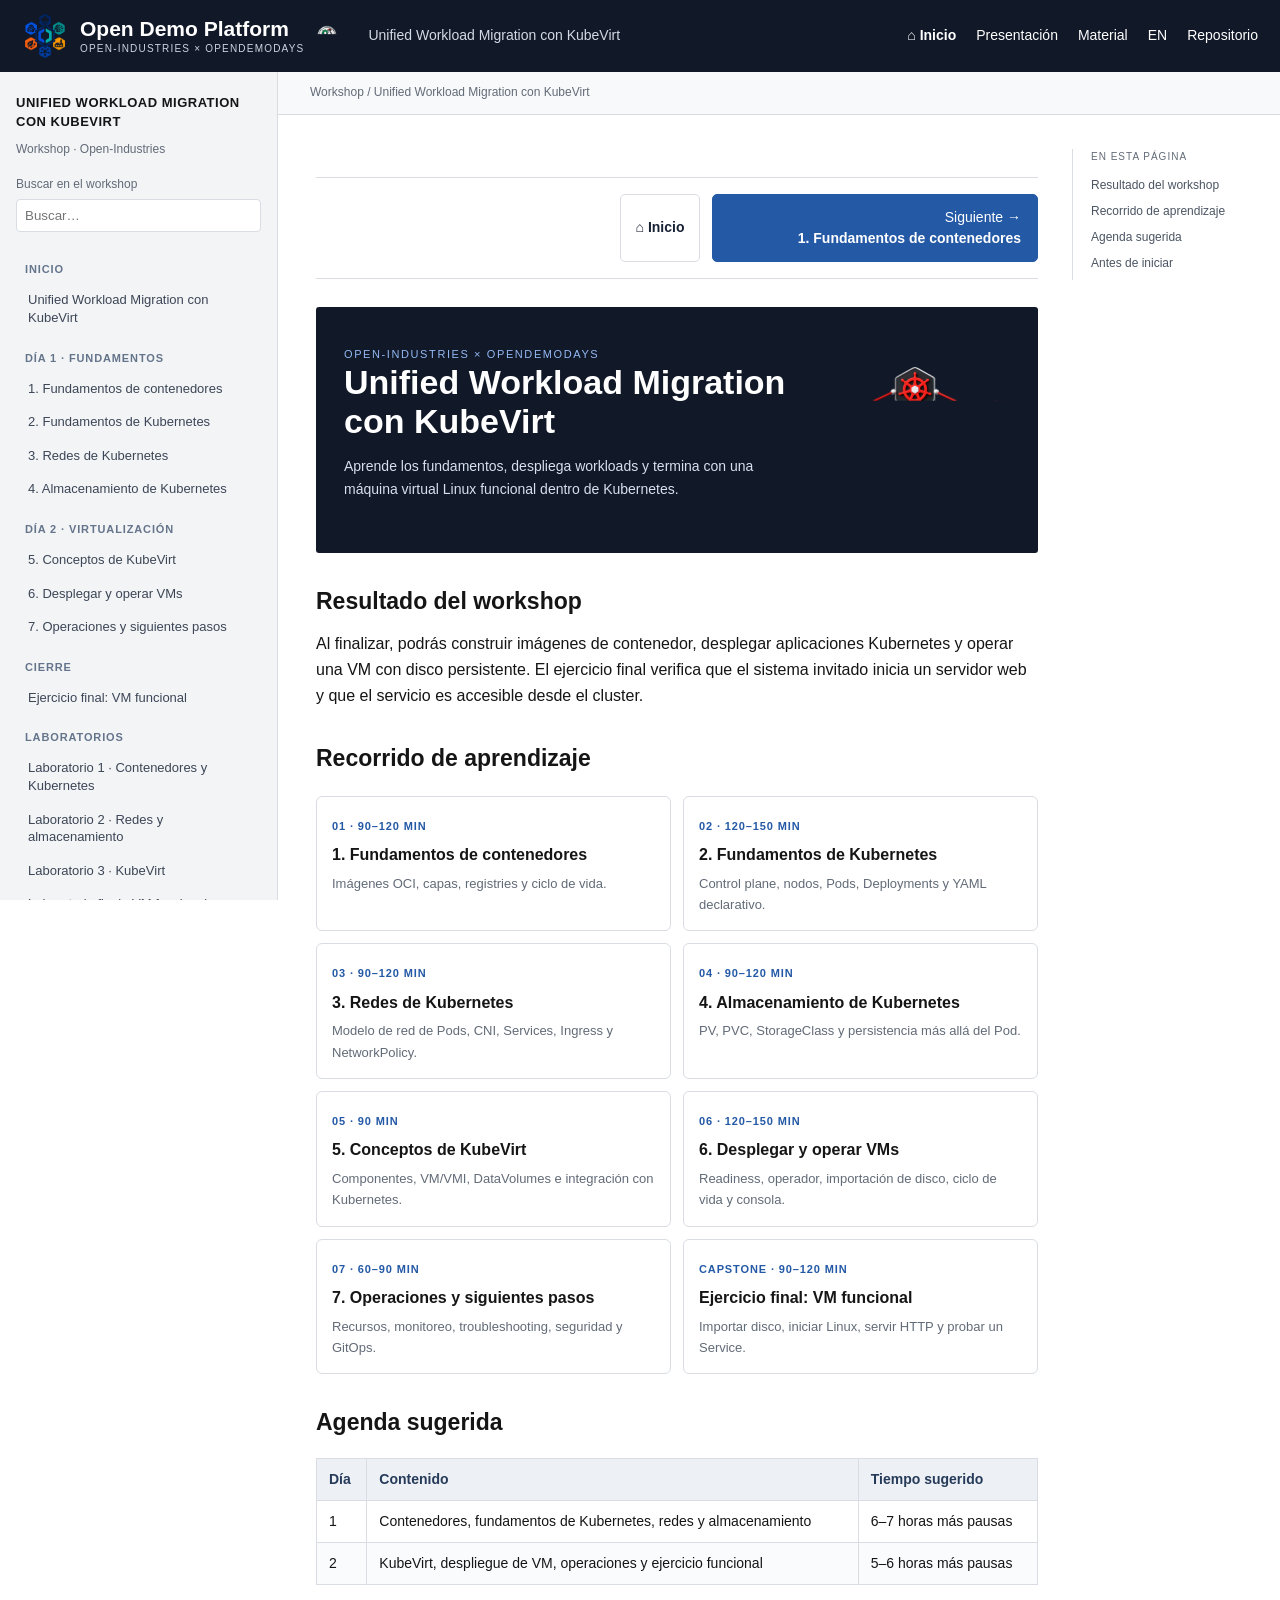
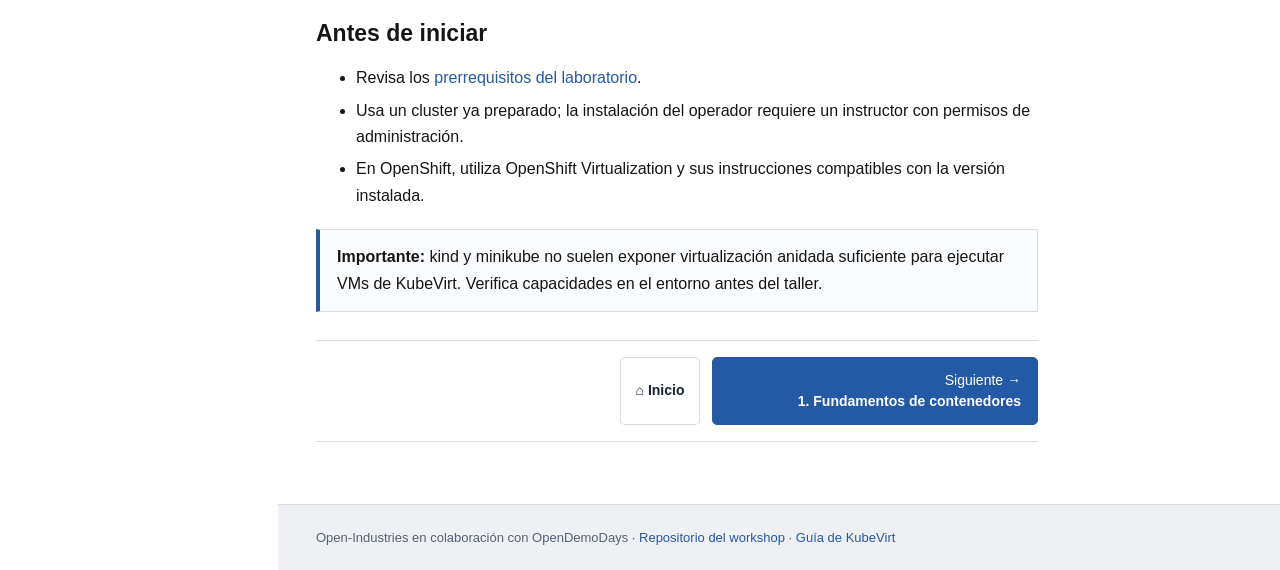
<file: workshop/index.html>
<!doctype html>
<html lang="es">
<head>
<meta charset="utf-8"><meta name="viewport" content="width=device-width,initial-scale=1">
<meta name="description" content="Workshop guiado de Kubernetes y KubeVirt con laboratorios paso a paso y despliegue de una VM Linux funcional.">
<title>KubeVirt Workshop | Open-Industries × OpenDemoDays</title>
<link rel="stylesheet" href="site.css?v=20261023-6">
</head>
<body>
<a class="skip" href="#content">Saltar al contenido</a>
<header class="topbar"><button id="menu-toggle" aria-label="Abrir índice">☰</button><a class="brand" href="index.html"><img src="assets/open-industries-logo.png" alt=""><span class="brand-title">Open Demo Platform<small>OPEN-INDUSTRIES × OPENDEMODAYS</small></span><img class="collab-badge" src="assets/opendemo-days-badge.png" alt="OpenDemoDays"></a><div class="top-title" id="page-title">Unified Workload Migration con KubeVirt</div><nav class="top-actions" aria-label="Navegación principal"><a class="home-link" href="index.html#inicio">⌂ Inicio</a><a href="presentacion.html?v=20261023-3">Presentación</a><a href="index.html#references">Material</a><a lang="en" href="index.en.html" aria-label="English version">EN</a><a class="repo-link" href="https://github.com/psehgaft/UnifiedWorkloadMigration-Kubevirt">Repositorio</a></nav></header>
<aside id="sidebar"><p class="nav-title">UNIFIED WORKLOAD MIGRATION<br>CON KUBEVIRT</p><p class="version">Workshop · Open-Industries</p><label for="nav-search">Buscar en el workshop</label><input id="nav-search" type="search" placeholder="Buscar…" autocomplete="off"><nav id="step-nav" aria-label="Secciones del workshop"></nav></aside>
<div class="workspace"><div class="toolbar"><span>Workshop</span> / <span id="breadcrumb">Inicio</span></div><div class="content-layout"><main id="content"><article id="article"></article></main><aside class="toc" id="toc" aria-label="Contenido de esta página"></aside></div><footer>Open-Industries en colaboración con OpenDemoDays · <a href="https://github.com/psehgaft/UnifiedWorkloadMigration-Kubevirt">Repositorio del workshop</a> · <a href="https://kubevirt.io/user-guide/">Guía de KubeVirt</a></footer></div>
<script src="site.js?v=20261023-6"></script>
</body></html>
</file>
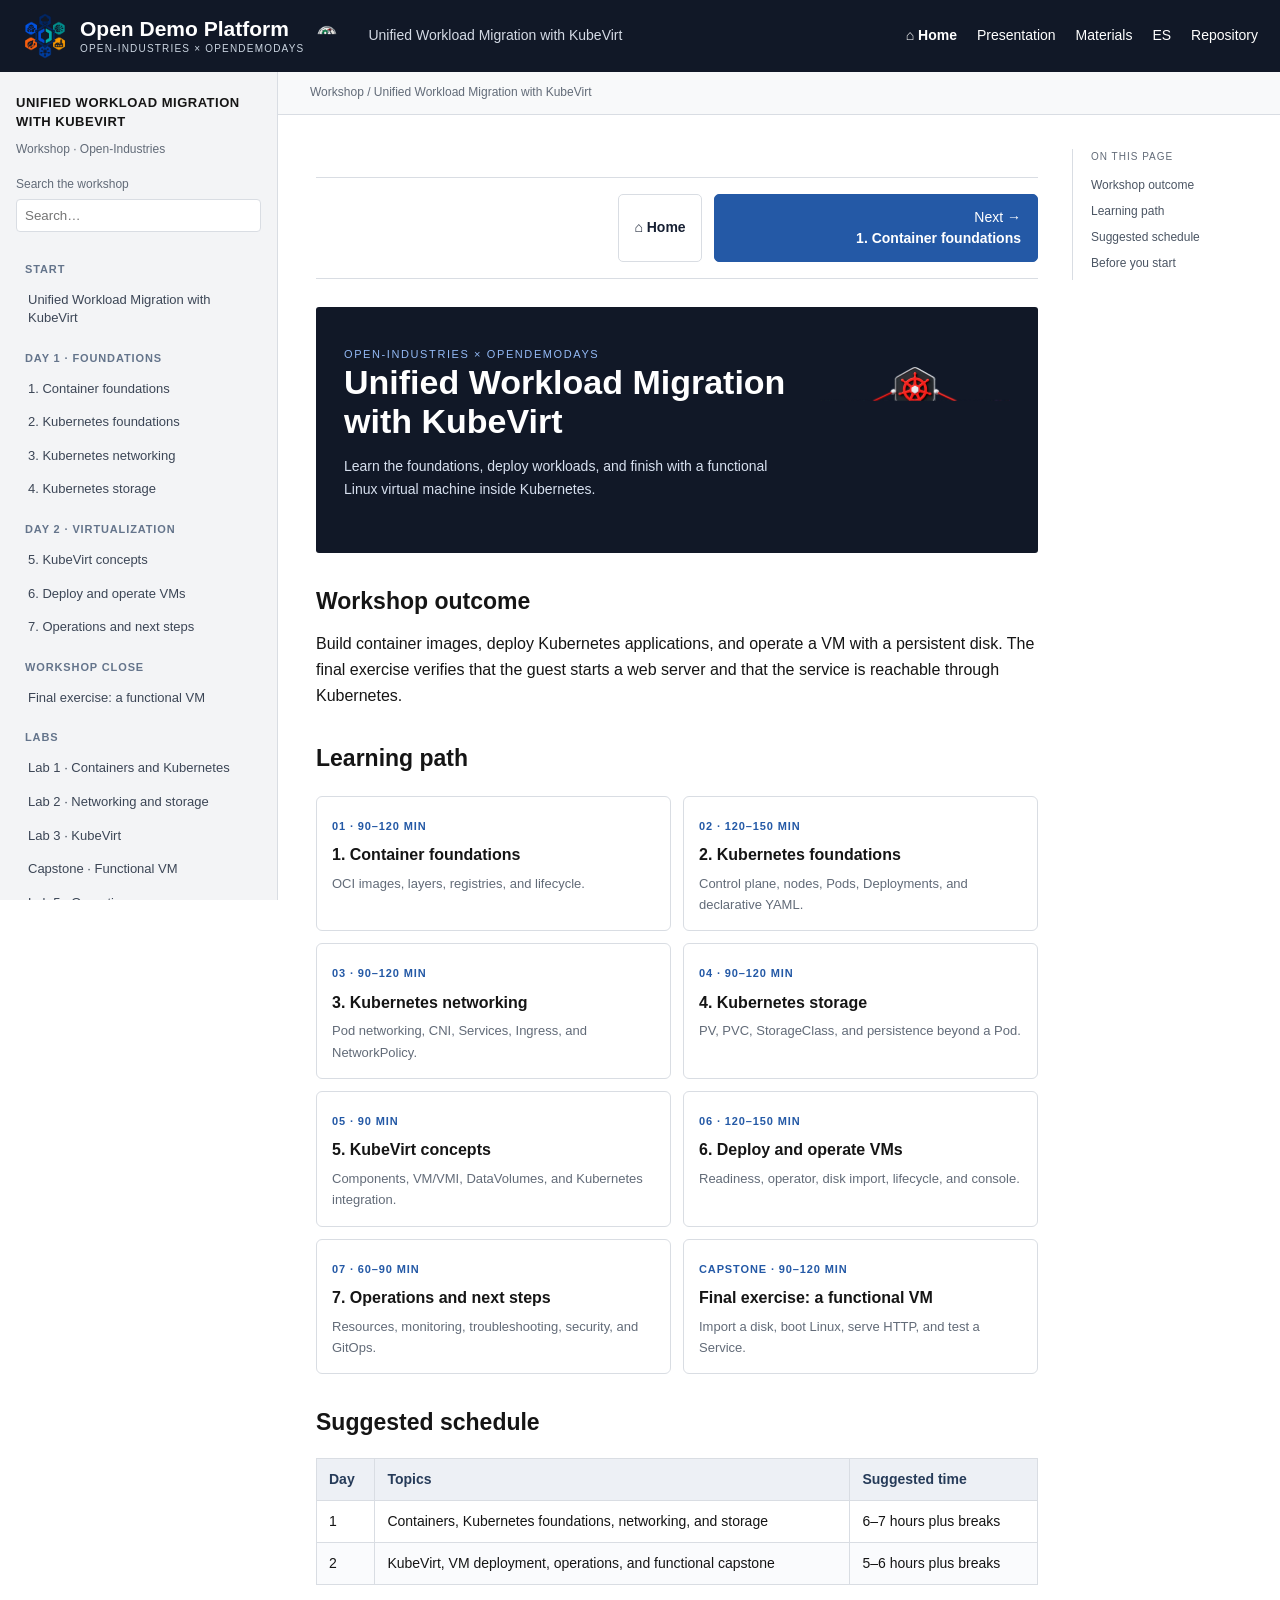
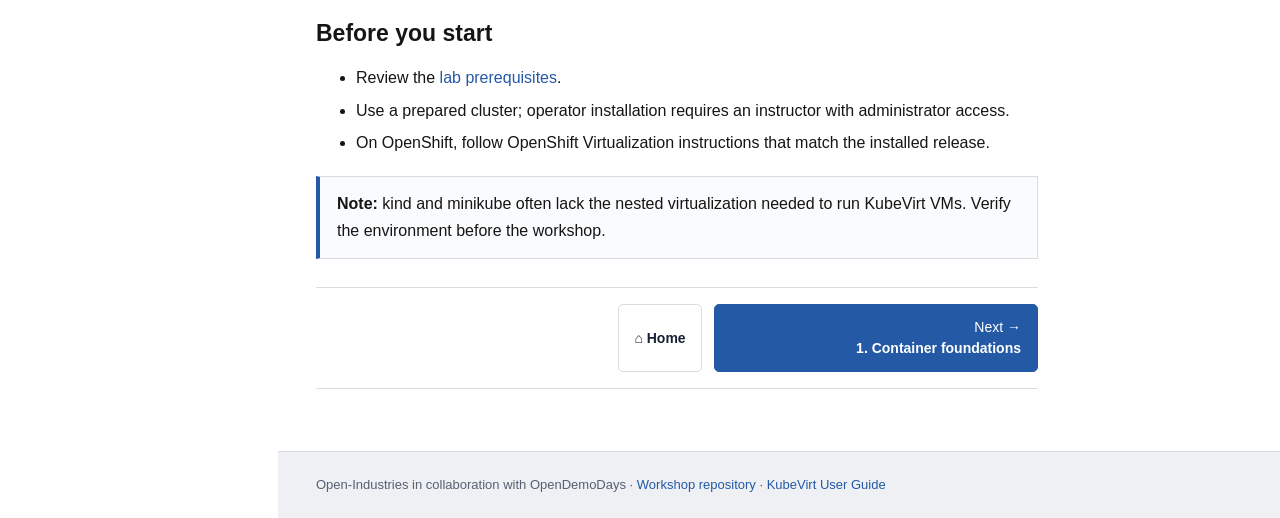
<file: workshop/index.en.html>
<!doctype html>
<html lang="en">
<head><meta charset="utf-8"><meta name="viewport" content="width=device-width,initial-scale=1"><meta name="description" content="Kubernetes and KubeVirt workshop with guided labs and a functional Linux VM capstone."><title>KubeVirt Workshop | Open-Industries × OpenDemoDays</title><link rel="stylesheet" href="site.css?v=20261023-6"></head>
<body>
<a class="skip" href="#content">Skip to content</a>
<header class="topbar"><button id="menu-toggle" aria-label="Open index">☰</button><a class="brand" href="index.en.html"><img src="assets/open-industries-logo.png" alt=""><span class="brand-title">Open Demo Platform<small>OPEN-INDUSTRIES × OPENDEMODAYS</small></span><img class="collab-badge" src="assets/opendemo-days-badge.png" alt="OpenDemoDays"></a><div class="top-title" id="page-title">Unified Workload Migration with KubeVirt</div><nav class="top-actions" aria-label="Main navigation"><a class="home-link" href="index.en.html#inicio">⌂ Home</a><a href="presentacion.en.html">Presentation</a><a href="#references">Materials</a><a lang="es" href="index.html">ES</a><a class="repo-link" href="https://github.com/psehgaft/UnifiedWorkloadMigration-Kubevirt">Repository</a></nav></header>
<aside id="sidebar"><p class="nav-title">UNIFIED WORKLOAD MIGRATION<br>WITH KUBEVIRT</p><p class="version">Workshop · Open-Industries</p><label for="nav-search">Search the workshop</label><input id="nav-search" type="search" placeholder="Search…" autocomplete="off"><nav id="step-nav" aria-label="Workshop sections"></nav></aside>
<div class="workspace"><div class="toolbar"><span>Workshop</span> / <span id="breadcrumb">Introduction</span></div><div class="content-layout"><main id="content"><article id="article"></article></main><aside class="toc" id="toc" aria-label="On this page"></aside></div><footer>Open-Industries in collaboration with OpenDemoDays · <a href="https://github.com/psehgaft/UnifiedWorkloadMigration-Kubevirt">Workshop repository</a> · <a href="https://kubevirt.io/user-guide/">KubeVirt User Guide</a></footer></div>
<script src="site-en.js?v=20261023-6"></script>
</body></html>
</file>
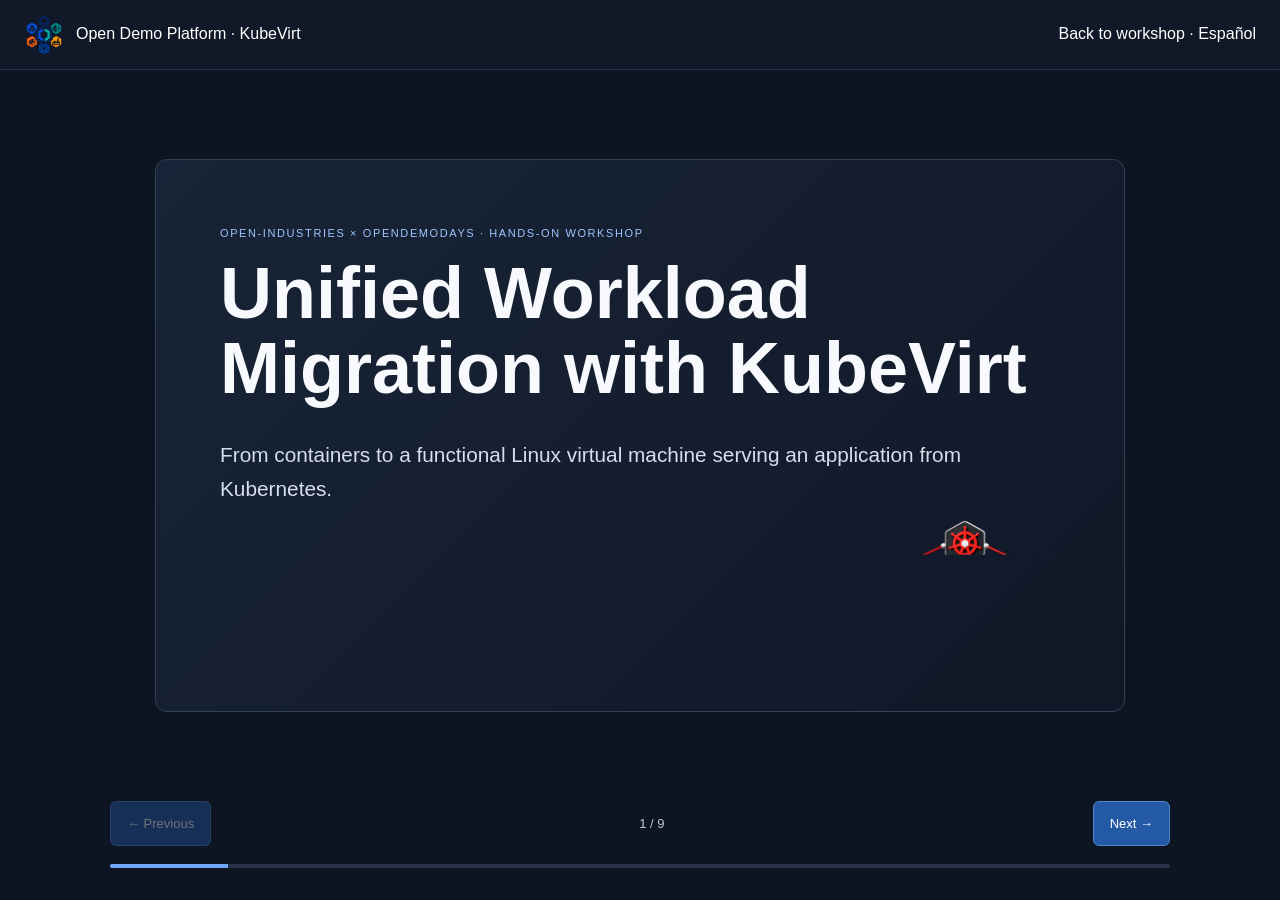
<file: workshop/presentacion.en.html>
<!doctype html><html lang="en"><head><meta charset="utf-8"><meta name="viewport" content="width=device-width,initial-scale=1"><meta name="description" content="Navigable presentation for the KubeVirt workshop."><title>Presentation | KubeVirt Workshop</title><link rel="stylesheet" href="site.css?v=20261023-2"><style>
body{background:#0d1422;color:#f7f9fc}.deck{min-height:100vh;display:flex;flex-direction:column}.deckbar{height:70px;display:flex;align-items:center;justify-content:space-between;padding:0 24px;border-bottom:1px solid #273449;background:#111827}.deckbar a{color:white}.deck-brand{display:flex;align-items:center;gap:12px;color:white}.deck-brand img{width:40px;height:40px;object-fit:contain}.deck-main{width:min(1060px,calc(100% - 36px));margin:auto;flex:1;display:flex;align-items:center;padding:42px 0}.slide{width:100%;min-height:480px;border:1px solid #334155;border-radius:12px;background:linear-gradient(135deg,#182437,#101827);padding:clamp(25px,5vw,64px);display:flex;flex-direction:column;justify-content:center}.slide .eyebrow{color:#9fc4ff}.slide h1{font-size:clamp(2.5rem,6vw,4.5rem);line-height:1.04;margin:14px 0 18px;border:0;padding:0;font-weight:700}.slide h2{font-size:clamp(1.9rem,4vw,3rem);line-height:1.12;margin:12px 0}.slide p{font-size:clamp(1.05rem,2vw,1.3rem);color:#d5deeb;max-width:780px}.slide ul{font-size:1.1rem;color:#e6ebf3}.slide li{margin:12px 0}.slide .hero-image{max-width:190px;max-height:190px;object-fit:contain;align-self:flex-end}.deck-footer{width:min(1060px,calc(100% - 36px));margin:0 auto 32px;background:transparent!important;border:0!important;padding:0!important;color:#bdc8d8!important}.deck-controls{display:flex;justify-content:space-between;align-items:center;gap:12px}.deck-controls button,.deck-controls a{background:#2459a6;color:white;border:1px solid #5084cf;border-radius:6px;padding:11px 16px;font:inherit;cursor:pointer;text-decoration:none}.deck-controls button:disabled{opacity:.4;cursor:default}.progress{color:#bdc8d8;font-size:13px;text-align:center}.progressbar{height:4px;background:#253248;margin-top:18px;border-radius:8px;overflow:hidden}.progressbar span{height:100%;display:block;background:#6fa6f5;width:0;transition:width .2s}
@media(max-width:600px){.deckbar{padding:0 14px}.slide{min-height:430px}.deck-controls button,.deck-controls a{padding:9px 11px;font-size:13px}}
@media print{body{background:white;color:#111}.deckbar,.deck-footer{display:none}.deck-main{display:block;width:100%;padding:0}.slide{display:flex!important;min-height:100vh;border:0;border-radius:0;background:white;color:#111;page-break-after:always}.slide p,.slide ul{color:#333}.slide .eyebrow{color:#2459a6}}
</style></head><body><div class="deck"><header class="deckbar"><a class="deck-brand" href="index.en.html"><img src="assets/open-industries-logo.png" alt=""><span>Open Demo Platform · KubeVirt</span></a><nav><a href="index.en.html">Back to workshop</a> · <a lang="es" href="presentacion.html">Español</a></nav></header><main class="deck-main"><section class="slide" id="slide"></section></main><footer class="deck-footer"><div class="deck-controls"><button id="prev" type="button">← Previous</button><span class="progress" id="progress"></span><button id="next" type="button">Next →</button></div><div class="progressbar"><span id="bar"></span></div></footer></div><script src="presentation-en.js?v=20261023-4"></script></body></html>
</file>
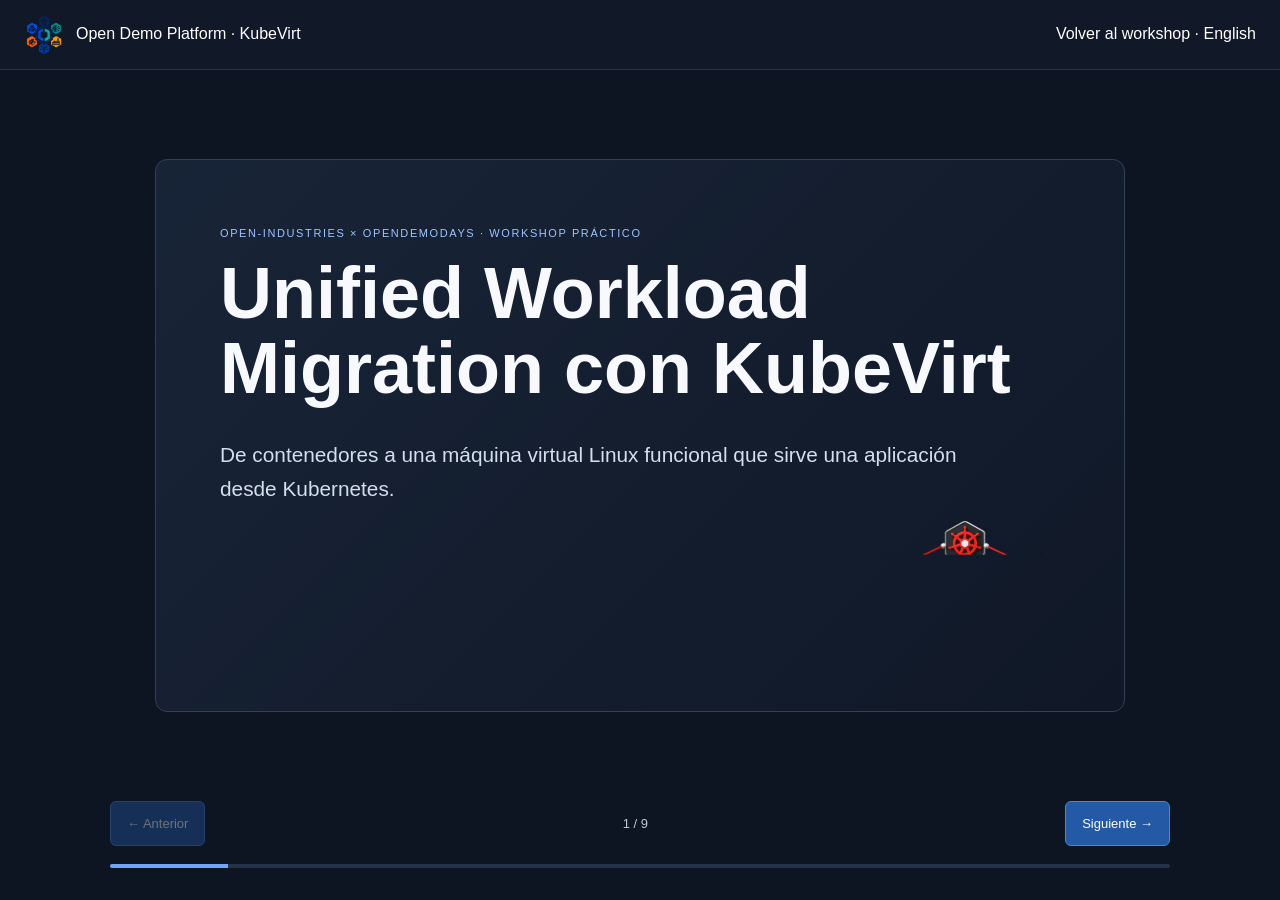
<file: workshop/presentacion.html>
<!doctype html><html lang="es"><head><meta charset="utf-8"><meta name="viewport" content="width=device-width,initial-scale=1"><meta name="description" content="Presentación navegable del workshop de KubeVirt."><title>Presentación | KubeVirt Workshop</title><link rel="stylesheet" href="site.css?v=20261023-4"><style>
body{background:#0d1422;color:#f7f9fc}.deck{min-height:100vh;display:flex;flex-direction:column}.deckbar{height:70px;display:flex;align-items:center;justify-content:space-between;padding:0 24px;border-bottom:1px solid #273449;background:#111827}.deckbar a{color:white}.deck-brand{display:flex;align-items:center;gap:12px;color:white}.deck-brand img{width:40px;height:40px;object-fit:contain}.deck-main{width:min(1060px,calc(100% - 36px));margin:auto;flex:1;display:flex;align-items:center;padding:42px 0}.slide{width:100%;min-height:480px;border:1px solid #334155;border-radius:12px;background:linear-gradient(135deg,#182437,#101827);padding:clamp(25px,5vw,64px);display:flex;flex-direction:column;justify-content:center}.slide .eyebrow{color:#9fc4ff}.slide h1{font-size:clamp(2.5rem,6vw,4.5rem);line-height:1.04;margin:14px 0 18px;border:0;padding:0;font-weight:700}.slide h2{font-size:clamp(1.9rem,4vw,3rem);line-height:1.12;margin:12px 0}.slide p{font-size:clamp(1.05rem,2vw,1.3rem);color:#d5deeb;max-width:780px}.slide ul{font-size:1.1rem;color:#e6ebf3}.slide li{margin:12px 0}.slide .hero-image{max-width:190px;max-height:190px;object-fit:contain;align-self:flex-end}.deck-footer{width:min(1060px,calc(100% - 36px));margin:0 auto 32px;background:transparent!important;border:0!important;padding:0!important;color:#bdc8d8!important}.deck-controls{display:flex;justify-content:space-between;align-items:center;gap:12px}.deck-controls button,.deck-controls a{background:#2459a6;color:white;border:1px solid #5084cf;border-radius:6px;padding:11px 16px;font:inherit;cursor:pointer;text-decoration:none}.deck-controls button:disabled{opacity:.4;cursor:default}.progress{color:#bdc8d8;font-size:13px;text-align:center}.progressbar{height:4px;background:#253248;margin-top:18px;border-radius:8px;overflow:hidden}.progressbar span{height:100%;display:block;background:#6fa6f5;width:0;transition:width .2s}
@media(max-width:600px){.deckbar{padding:0 14px}.slide{min-height:430px}.deck-controls button,.deck-controls a{padding:9px 11px;font-size:13px}}
@media print{body{background:white;color:#111}.deckbar,.deck-footer{display:none}.deck-main{display:block;width:100%;padding:0}.slide{display:flex!important;min-height:100vh;border:0;border-radius:0;background:white;color:#111;page-break-after:always}.slide p,.slide ul{color:#333}.slide .eyebrow{color:#2459a6}}
</style></head><body><div class="deck"><header class="deckbar"><a class="deck-brand" href="index.html"><img src="assets/open-industries-logo.png" alt=""><span>Open Demo Platform · KubeVirt</span></a><nav><a href="index.html">Volver al workshop</a> · <a lang="en" href="presentacion.en.html">English</a></nav></header><main class="deck-main"><section class="slide" id="slide"></section></main><footer class="deck-footer"><div class="deck-controls"><button id="prev" type="button">← Anterior</button><span class="progress" id="progress"></span><button id="next" type="button">Siguiente →</button></div><div class="progressbar"><span id="bar"></span></div></footer></div><script src="presentation.js?v=20261023-4"></script></body></html>
</file>
<file: workshop/site.css>
:root{--blue:#2459a6;--ink:#151515;--muted:#626b78;--border:#d9dde3;--nav:#f3f4f6;--header:#111827}
*{box-sizing:border-box}
html{scroll-behavior:smooth}
body{margin:0;color:var(--ink);font:16px/1.65 Arial,sans-serif;background:#fff}
a{color:var(--blue);text-decoration:none}a:hover{text-decoration:underline}
a:focus-visible,button:focus-visible,input:focus-visible{outline:3px solid #65a4ff;outline-offset:3px}
.skip{position:fixed;top:-90px;left:12px;background:white;padding:12px;z-index:20}.skip:focus{top:10px}
header.topbar{height:72px;background:var(--header);color:white;display:flex;align-items:center;gap:22px;padding:0 22px;position:fixed;top:0;left:0;right:0;z-index:10}
.topbar a{color:#fff;font-size:14px}.brand{display:flex;align-items:center;gap:12px;min-width:260px;text-decoration:none!important}.brand img{width:46px;height:46px;object-fit:contain}.brand-title{font-size:21px;font-weight:bold;line-height:1}.collab-badge{width:38px!important;height:38px!important;margin-left:-8px}.brand small{display:block;font-size:10px;letter-spacing:1.2px;margin-top:5px;font-weight:normal;color:#cbd5e1}.top-title{flex:1;font-size:14px;color:#d4dae5}
.top-actions{display:flex;gap:20px;align-items:center}.top-actions a{white-space:nowrap}
#menu-toggle{display:none;color:white;background:transparent;border:1px solid #6c7e96;padding:5px 9px;border-radius:4px}
#sidebar{width:278px;background:var(--nav);border-right:1px solid var(--border);position:fixed;top:72px;bottom:0;overflow:auto;padding:22px 16px;z-index:8}
.nav-title{font-weight:700;font-size:13px;letter-spacing:.5px;line-height:1.45;margin:0}.version{font-size:12px;color:var(--muted);margin:8px 0 16px}
#sidebar label{display:block;font-size:12px;color:var(--muted)}#nav-search{width:100%;padding:8px;border:1px solid var(--border);border-radius:4px;margin:4px 0 14px;background:white}
#sidebar nav a{display:block;font-size:13px;color:#3c4656;padding:8px 9px;border-left:3px solid transparent;line-height:1.35}
#sidebar nav a.active{color:var(--blue);font-weight:bold;background:#e4ebf7;border-left-color:var(--blue)}
#sidebar nav .nav-group{font-weight:700;color:#64748b;padding:14px 9px 5px;font-size:11px;text-transform:uppercase;letter-spacing:.08em}
.workspace{margin:72px 0 0 278px}.toolbar{padding:11px 32px;background:#f8f9fa;border-bottom:1px solid var(--border);font-size:12px;color:var(--muted)}
.content-layout{display:flex;gap:34px;padding:34px 38px;max-width:1500px;margin:auto}
main{flex:1;min-width:0;max-width:970px}
main h1{font-size:34px;line-height:1.2;font-weight:500;border-bottom:3px solid var(--blue);padding-bottom:18px;margin:0 0 24px}
main h2{font-size:23px;font-weight:600;line-height:1.3;margin:34px 0 12px}main h3{font-size:18px;margin:25px 0 8px}
p{margin:14px 0}li{margin:6px 0}pre{overflow:auto;background:#f2f3f5;border:1px solid var(--border);border-left:3px solid var(--blue);padding:17px;font:13px/1.6 Consolas,monospace;border-radius:3px}
code{font:13px Consolas,monospace;background:#f2f3f5;padding:2px 4px}pre code{padding:0;background:none;font:inherit}
blockquote{margin:20px 0;padding:12px 18px;border-left:4px solid #78a5e4;background:#f4f7fc;color:#46566d}
.table-wrap{overflow:auto;margin:20px 0}table{border-collapse:collapse;width:100%;font-size:14px;line-height:1.5}th,td{padding:10px 12px;border:1px solid var(--border);text-align:left;vertical-align:top}th{background:#edf0f5;color:#263b59;font-weight:700}tbody tr:nth-child(even){background:#fafbfd}
aside.toc{width:170px;flex-shrink:0;font-size:12px;position:sticky;top:105px;align-self:flex-start;max-height:78vh;overflow:auto;border-left:1px solid var(--border);padding-left:18px}
aside.toc .toc-label{font-size:10px;letter-spacing:1px;color:var(--muted);margin:0 0 12px}aside.toc a{display:block;margin:9px 0;color:#4b5563;line-height:1.4}
.hero{background:var(--header);display:flex;color:white;align-items:center;margin-bottom:28px;min-height:220px;padding:28px;gap:22px;border-radius:3px}
.hero>div{flex:1}.hero img{width:190px;height:190px;object-fit:contain}.eyebrow{font-size:11px;color:#93b9f5;letter-spacing:1.6px;text-transform:uppercase}.hero-title{font-size:34px;font-weight:700;line-height:1.15}.hero p:last-child{font-size:14px;color:#d7e0ef}
.callout{border:1px solid var(--border);border-left:4px solid var(--blue);padding:14px 17px;background:#fafbfd;margin:20px 0}
.step-meta{color:var(--muted);font-size:13px;margin-top:-12px;margin-bottom:24px}
.workshop-pagination{display:flex;align-items:stretch;flex-wrap:nowrap;justify-content:space-between;gap:12px;margin:28px 0;padding:16px 0;border-top:1px solid var(--border);border-bottom:1px solid var(--border)}
.step-button{display:block;flex:1 1 0;min-width:0;max-width:none;padding:12px 16px;border:1px solid var(--blue);border-radius:5px;background:var(--blue);color:#fff!important;font-size:14px;line-height:1.5;text-decoration:none!important}
.step-button[rel=prev]{text-align:left}.step-button[rel=next]{text-align:right}.step-button:hover{background:#153a70}
.pagination-spacer{flex:1 1 0;min-width:0}.home-button{display:flex;align-items:center;justify-content:center;flex:0 0 auto;gap:6px;padding:10px 15px;border:1px solid var(--border);border-radius:5px;background:var(--surface,#fff);color:var(--text,#172033)!important;font-size:14px;font-weight:600;text-decoration:none!important;white-space:nowrap}.home-button:hover{border-color:var(--blue);color:var(--blue)!important}.top-actions .home-link{font-weight:600}
.module-grid{display:grid;grid-template-columns:repeat(2,minmax(0,1fr));gap:12px;margin:22px 0}.module-card{display:block;border:1px solid var(--border);border-radius:6px;padding:15px;background:white;color:var(--ink)}.module-card:hover{border-color:var(--blue);text-decoration:none;background:#f8fbff}
.module-card b{color:var(--blue);font-size:11px;letter-spacing:.08em;text-transform:uppercase}.module-card strong{display:block;font-size:16px;margin:4px 0}.module-card span{display:block;color:var(--muted);font-size:13px}
footer{padding:22px 38px;background:#eef0f4;color:#566171;font-size:13px;border-top:1px solid var(--border)}
@media(max-width:1200px){aside.toc{display:none}.top-title{display:none}}
@media(max-width:800px){header.topbar{gap:14px;padding:0 12px}.brand{min-width:0}.brand-title{font-size:18px}.brand img{width:40px;height:40px}.top-actions{gap:12px}.top-actions a{font-size:12px}#menu-toggle{display:block}#sidebar{display:none;z-index:9;box-shadow:4px 0 12px #0003}#sidebar.open{display:block}.workspace{margin-left:0}.content-layout{padding:25px 20px}.toolbar{padding:11px 20px}main h1{font-size:28px}.hero{padding:22px;gap:15px}.hero-title{font-size:27px}.hero img{width:110px;height:110px}footer{padding:22px 20px}}
@media(max-width:600px){.step-button{max-width:none;flex-basis:100%;text-align:left!important}.module-grid{grid-template-columns:1fr}.top-actions a.repo-link{display:none}.brand small{font-size:9px}}
@media print{header,#sidebar,aside.toc,.toolbar,.workshop-pagination{display:none}.workspace{margin:0}.content-layout{padding:0}main{max-width:none}.hero{break-inside:avoid}pre{white-space:pre-wrap}table{font-size:10px}footer{display:none}}
</file>
